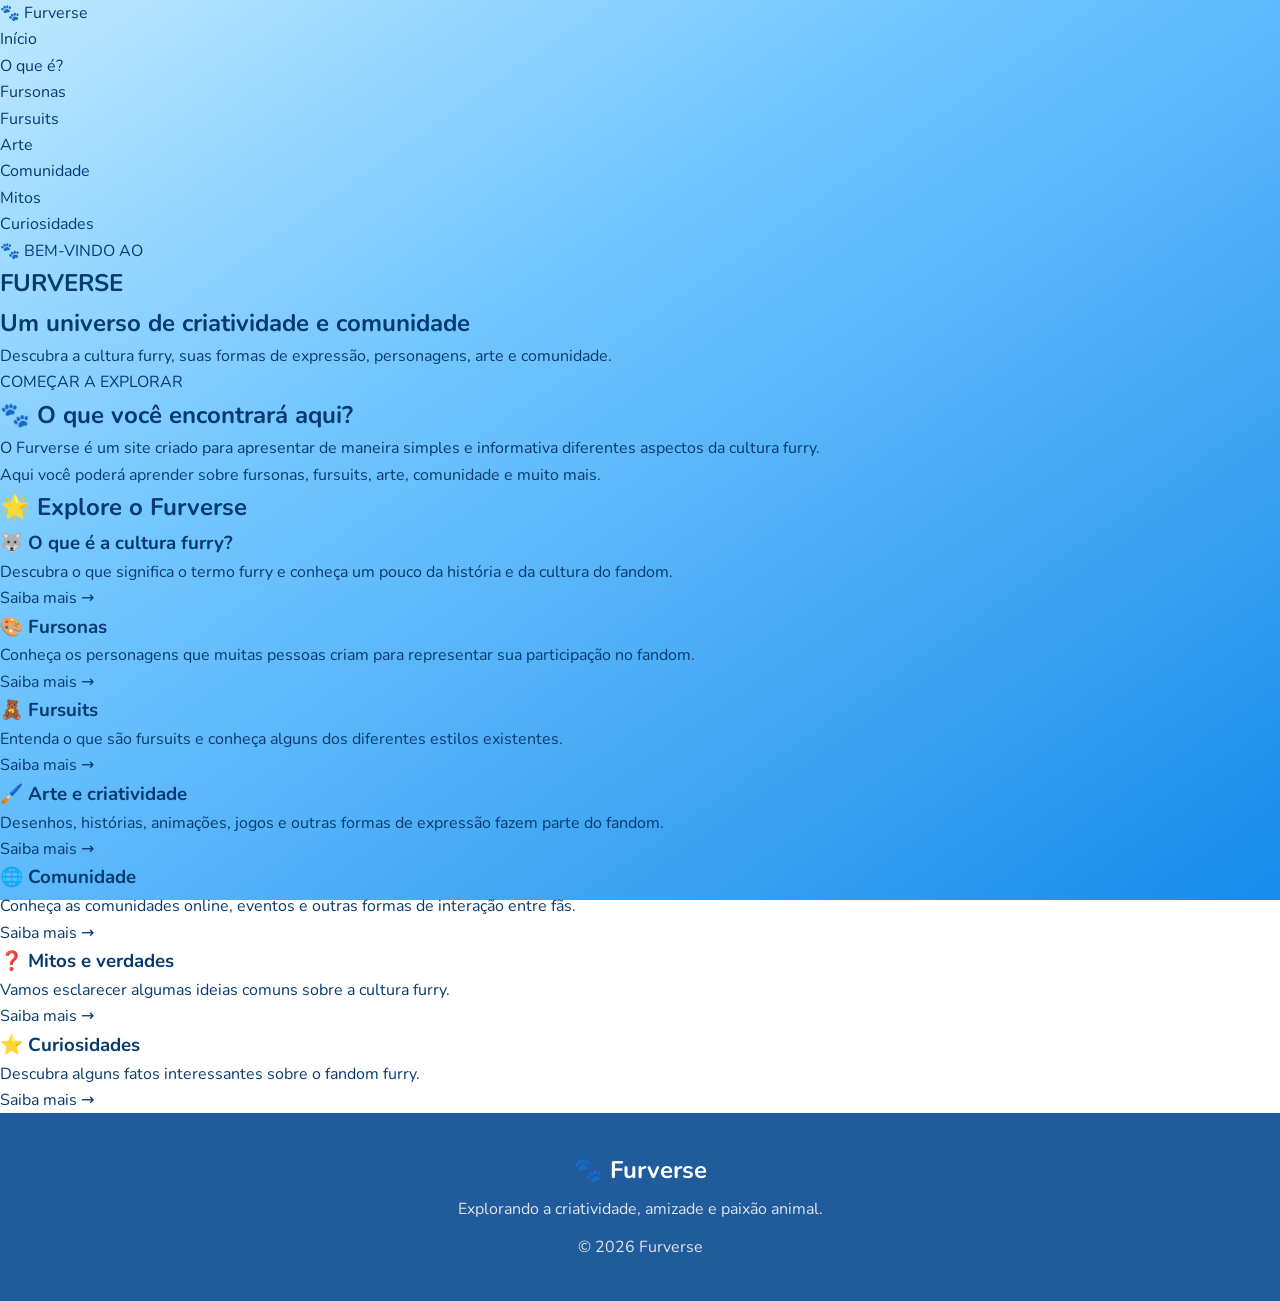
<file: Index.html>
<!DOCTYPE html>
<html lang="pt-br">

<head>

    <!-- Configurações básicas -->
    <meta charset="UTF-8">
    <meta name="viewport" content="width=device-width, initial-scale=1.0">

    <!-- Nome da página -->
    <title>Furverse - Universo Furry</title>

    <!-- Folha de estilo -->
    <link rel="stylesheet" href="style.css">

</head>


<body>


    <!-- =================================
         MENU DO SITE
    ================================== -->

    <header>

        <nav>

            <!-- Nome / Logo -->
            <div class="logo">
                🐾 Furverse
            </div>


            <!-- Links -->
            <ul>

                <li>
                    <a href="index.html">Início</a>
                </li>

                <li>
                    <a href="page1.html">O que é?</a>
                </li>

                <li>
                    <a href="page2.html">Fursonas</a>
                </li>

                <li>
                    <a href="page3.html">Fursuits</a>
                </li>

                <li>
                    <a href="page4.html">Arte</a>
                </li>

                <li>
                    <a href="page5.html">Comunidade</a>
                </li>

                <li>
                    <a href="page6.html">Mitos</a>
                </li>

                <li>
                    <a href="page7.html">Curiosidades</a>
                </li>

            </ul>

        </nav>

    </header>



    <!-- =================================
         CONTEÚDO PRINCIPAL
    ================================== -->

    <main>


        <!-- =================================
             BANNER PRINCIPAL
        ================================== -->

        <section id="inicio">

            <div>

                <p>🐾 BEM-VINDO AO</p>

                <h1>FURVERSE</h1>

                <h2>
                    Um universo de criatividade
                    e comunidade
                </h2>

                <p>
                    Descubra a cultura furry,
                    suas formas de expressão,
                    personagens, arte e comunidade.
                </p>


                <!-- Botão para começar -->
                <a href="page1.html">
                    COMEÇAR A EXPLORAR
                </a>

            </div>

        </section>



        <!-- =================================
             APRESENTAÇÃO
        ================================== -->

        <section>

            <h2>🐾 O que você encontrará aqui?</h2>

            <p>
                O Furverse é um site criado para apresentar
                de maneira simples e informativa diferentes
                aspectos da cultura furry.
            </p>

            <p>
                Aqui você poderá aprender sobre fursonas,
                fursuits, arte, comunidade e muito mais.
            </p>

        </section>



        <!-- =================================
             CARDS DE NAVEGAÇÃO
        ================================== -->

        <section>

            <h2>🌟 Explore o Furverse</h2>


            <!-- Cultura -->
            <article>

                <h3>🐺 O que é a cultura furry?</h3>

                <p>
                    Descubra o que significa o termo furry
                    e conheça um pouco da história e da
                    cultura do fandom.
                </p>

                <a href="page1.html">
                    Saiba mais →
                </a>

            </article>



            <!-- Fursonas -->
            <article>

                <h3>🎨 Fursonas</h3>

                <p>
                    Conheça os personagens que muitas pessoas
                    criam para representar sua participação
                    no fandom.
                </p>

                <a href="page2.html">
                    Saiba mais →
                </a>

            </article>



            <!-- Fursuits -->
            <article>

                <h3>🧸 Fursuits</h3>

                <p>
                    Entenda o que são fursuits e conheça
                    alguns dos diferentes estilos existentes.
                </p>

                <a href="page3.html">
                    Saiba mais →
                </a>

            </article>



            <!-- Arte -->
            <article>

                <h3>🖌️ Arte e criatividade</h3>

                <p>
                    Desenhos, histórias, animações, jogos
                    e outras formas de expressão fazem parte
                    do fandom.
                </p>

                <a href="page4.html">
                    Saiba mais →
                </a>

            </article>



            <!-- Comunidade -->
            <article>

                <h3>🌐 Comunidade</h3>

                <p>
                    Conheça as comunidades online, eventos
                    e outras formas de interação entre fãs.
                </p>

                <a href="page5.html">
                    Saiba mais →
                </a>

            </article>



            <!-- Mitos -->
            <article>

                <h3>❓ Mitos e verdades</h3>

                <p>
                    Vamos esclarecer algumas ideias comuns
                    sobre a cultura furry.
                </p>

                <a href="page6.html">
                    Saiba mais →
                </a>

            </article>



            <!-- Curiosidades -->
            <article>

                <h3>⭐ Curiosidades</h3>

                <p>
                    Descubra alguns fatos interessantes
                    sobre o fandom furry.
                </p>

                <a href="page7.html">
                    Saiba mais →
                </a>

            </article>

        </section>


    </main>



    <!-- =================================
         RODAPÉ
    ================================== -->

    <footer>

        <h2>🐾 Furverse</h2>

        <p>
            Explorando a criatividade,
            amizade e paixão animal.
        </p>

        <p>
            © 2026 Furverse
        </p>

    </footer>


</body>

</html>
</file>
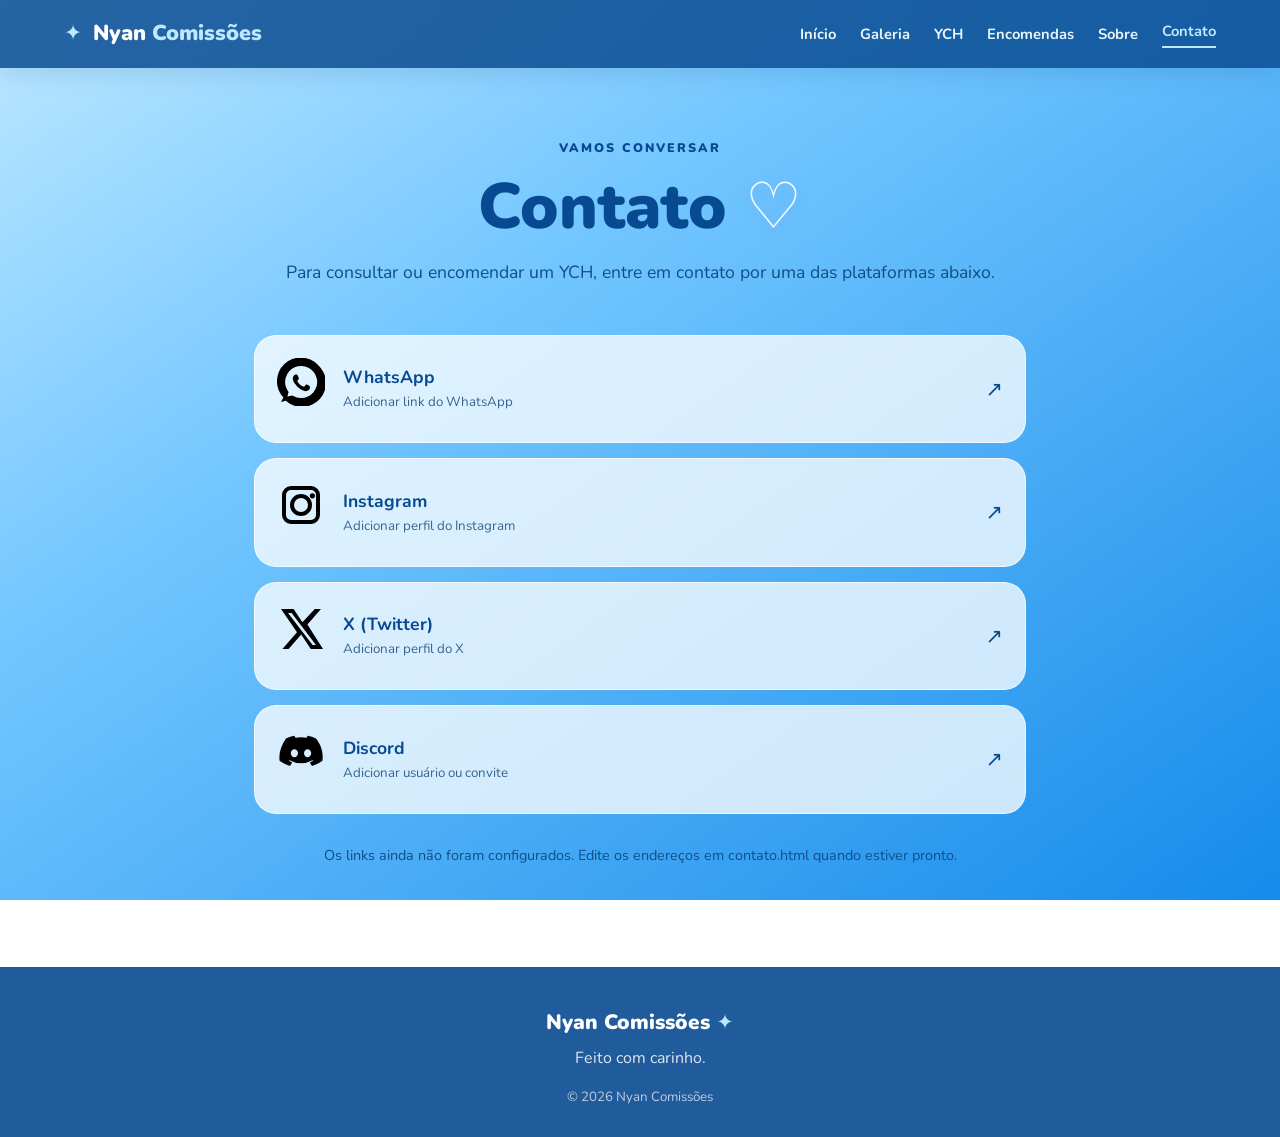
<file: contato.html>
<!DOCTYPE html><html lang="pt-BR"><head><meta charset="UTF-8"><meta name="viewport" content="width=device-width, initial-scale=1.0"><title>Contato | Nyan Comissões</title><link rel="stylesheet" href="style.css"><script src="script.js" defer></script></head><body><header class="site-header"><a class="brand" href="index.html"><span class="brand-mark">✦</span> Nyan <span>Comissões</span></a><button class="menu-toggle" aria-label="Abrir menu" aria-expanded="false">☰</button><nav class="nav-links"><a href="index.html">Início</a><a href="galeria.html">Galeria</a><a href="ych.html">YCH</a><a href="encomendas.html">Encomendas</a><a href="sobre.html">Sobre</a><a class="active" href="contato.html">Contato</a></nav></header><main class="page narrow"><div class="page-heading"><p class="eyebrow">VAMOS CONVERSAR</p><h1>Contato <span>♡</span></h1><p>Para consultar ou encomendar um YCH, entre em contato por uma das plataformas abaixo.</p></div><div class="contact-list"><a class="contact-card" href="#" data-contact="whatsapp"><span class="contact-icon whatsapp-icon"><svg viewBox="0 0 24 24" aria-hidden="true"><path d="M20.5 3.5A11.8 11.8 0 0 0 3.2 19.8L2 22l2.4-.6A11.8 11.8 0 0 0 20.5 3.5ZM12 20a8 8 0 0 1-4.1-1.1l-.3-.2-2.4.6.6-2.3-.2-.3A8 8 0 1 1 12 20Zm4.4-5.9c-.2-.1-1.3-.7-1.5-.8s-.4-.1-.5.1-.6.7-.7.8-.3.2-.5.1a6.3 6.3 0 0 1-1.8-1.1 7 7 0 0 1-1.2-1.5c-.1-.2 0-.3.1-.4l.4-.5c.1-.1.1-.2.2-.4s0-.3 0-.4-.5-1.2-.7-1.5-.3-.3-.5-.3h-.4c-.2 0-.4.1-.6.3s-.8.8-.8 1.9.8 2.1.9 2.2a8.9 8.9 0 0 0 3.4 3.3c.5.2.9.4 1.2.5.5.2 1 .2 1.4.1.4-.1 1.3-.5 1.5-1s.2-.9.2-1-.1-.2-.3-.3Z"/></svg></span><div><strong>WhatsApp</strong><small>Adicionar link do WhatsApp</small></div><span class="arrow">↗</span></a><a class="contact-card" href="#" data-contact="instagram"><span class="contact-icon instagram-icon"><svg viewBox="0 0 24 24" aria-hidden="true"><path d="M7 2.5h10A4.5 4.5 0 0 1 21.5 7v10a4.5 4.5 0 0 1-4.5 4.5H7A4.5 4.5 0 0 1 2.5 17V7A4.5 4.5 0 0 1 7 2.5Zm0 2A2.5 2.5 0 0 0 4.5 7v10A2.5 2.5 0 0 0 7 19.5h10a2.5 2.5 0 0 0 2.5-2.5V7A2.5 2.5 0 0 0 17 4.5Zm5 2a5.5 5.5 0 1 1-5.5 5.5A5.5 5.5 0 0 1 12 6.5Zm0 2a3.5 3.5 0 1 0 3.5 3.5A3.5 3.5 0 0 0 12 8.5Zm5.7-2.4a1.3 1.3 0 1 1-1.3 1.3 1.3 1.3 0 0 1 1.3-1.3Z"/></svg></span><div><strong>Instagram</strong><small>Adicionar perfil do Instagram</small></div><span class="arrow">↗</span></a><a class="contact-card" href="#" data-contact="x"><span class="contact-icon x-icon"><svg viewBox="0 0 24 24" aria-hidden="true"><path d="M18.9 2H22l-6.8 7.8L23 22h-6.1l-4.8-7.2L5.8 22H2.7l7.3-8.4L2 2h6.3l4.4 6.6L18.9 2Zm-1.1 18h1.7L7.3 4H5.5l12.3 16Z"/></svg></span><div><strong>X (Twitter)</strong><small>Adicionar perfil do X</small></div><span class="arrow">↗</span></a><a class="contact-card" href="#" data-contact="discord"><span class="contact-icon discord-icon"><svg viewBox="0 0 24 24" aria-hidden="true"><path d="M19.5 5.2a17 17 0 0 0-4.2-1.3l-.5 1a15 15 0 0 0-5.6 0l-.5-1A17 17 0 0 0 4.5 5.2C1.9 9 .8 12.7 1.3 16.4a17 17 0 0 0 5.2 2.6l1.1-1.8-1.7-.8.4-.3a12 12 0 0 0 11.4 0l.4.3-1.7.8 1.1 1.8a17 17 0 0 0 5.2-2.6c.6-4.3-.7-8-3.2-11.2ZM8.7 14.6c-1 0-1.8-.9-1.8-2s.8-2 1.8-2 1.8.9 1.8 2-.8 2-1.8 2Zm6.6 0c-1 0-1.8-.9-1.8-2s.8-2 1.8-2 1.8.9 1.8 2-.8 2-1.8 2Z"/></svg></span><div><strong>Discord</strong><small>Adicionar usuário ou convite</small></div><span class="arrow">↗</span></a></div><p class="hint">Os links ainda não foram configurados. Edite os endereços em contato.html quando estiver pronto.</p></main><footer><div class="footer-brand">Nyan Comissões <span>✦</span></div><p>Feito com carinho.</p><small>© <span id="year"></span> Nyan Comissões</small></footer></body></html>
</file>
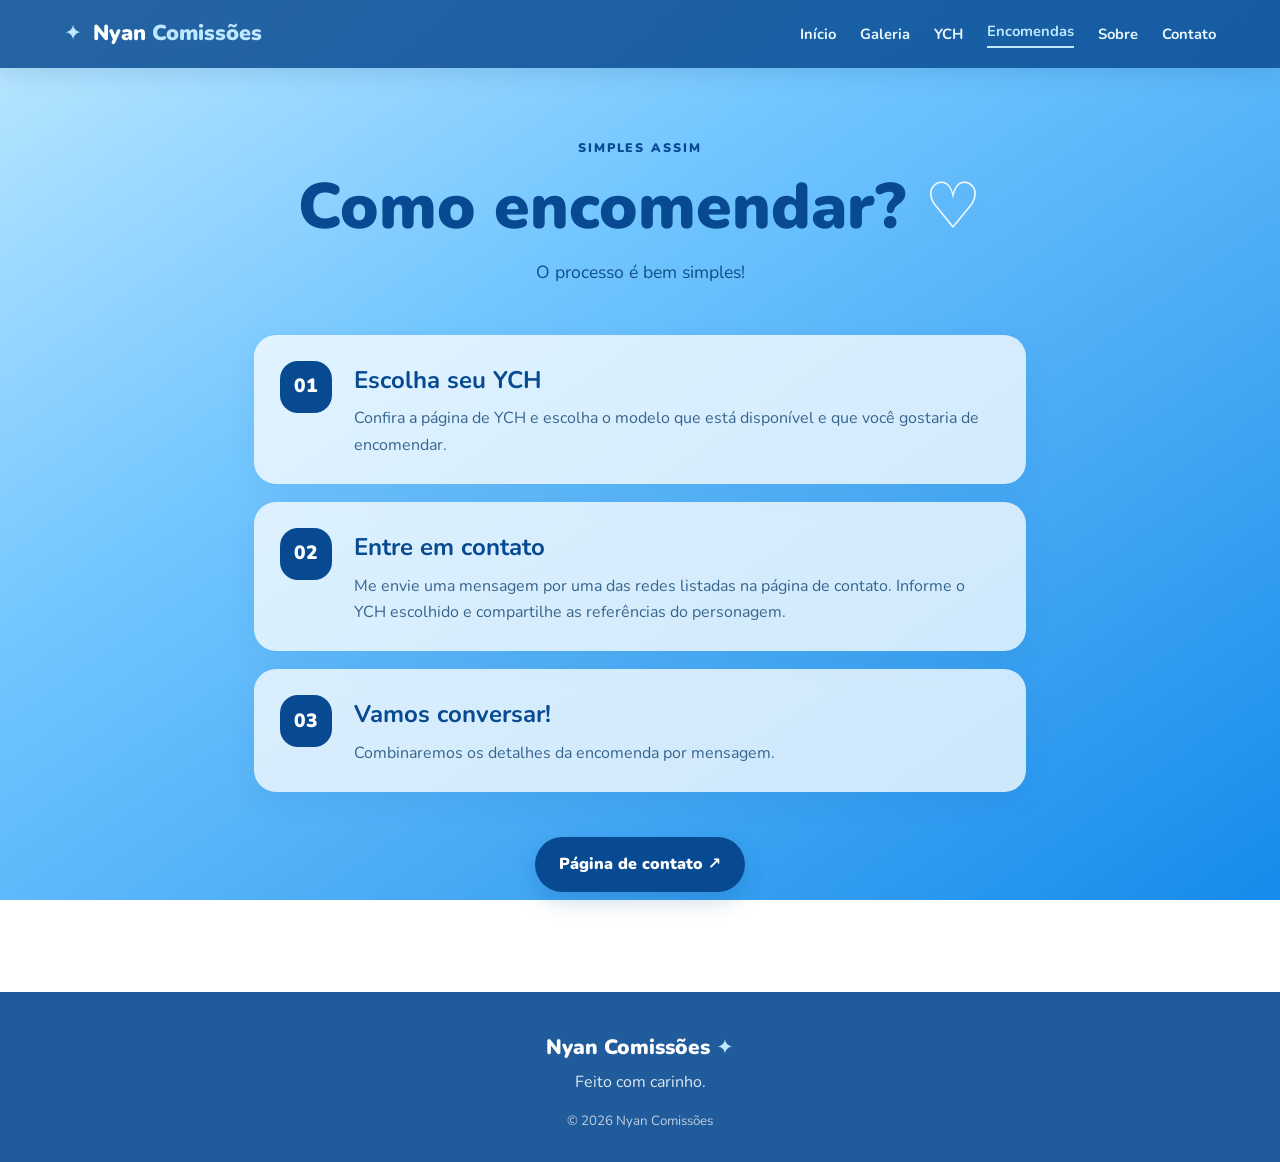
<file: encomendas.html>
<!DOCTYPE html><html lang="pt-BR"><head><meta charset="UTF-8"><meta name="viewport" content="width=device-width, initial-scale=1.0"><title>Como encomendar | Nyan Comissões</title><link rel="stylesheet" href="style.css"><script src="script.js" defer></script></head><body><header class="site-header"><a class="brand" href="index.html"><span class="brand-mark">✦</span> Nyan <span>Comissões</span></a><button class="menu-toggle" aria-label="Abrir menu" aria-expanded="false">☰</button><nav class="nav-links"><a href="index.html">Início</a><a href="galeria.html">Galeria</a><a href="ych.html">YCH</a><a class="active" href="encomendas.html">Encomendas</a><a href="sobre.html">Sobre</a><a href="contato.html">Contato</a></nav></header><main class="page narrow"><div class="page-heading"><p class="eyebrow">SIMPLES ASSIM</p><h1>Como encomendar? <span>♡</span></h1><p>O processo é bem simples!</p></div><article class="step-card"><span class="step-number">01</span><div><h2>Escolha seu YCH</h2><p>Confira a página de YCH e escolha o modelo que está disponível e que você gostaria de encomendar.</p></div></article><article class="step-card"><span class="step-number">02</span><div><h2>Entre em contato</h2><p>Me envie uma mensagem por uma das redes listadas na página de contato. Informe o YCH escolhido e compartilhe as referências do personagem.</p></div></article><article class="step-card"><span class="step-number">03</span><div><h2>Vamos conversar!</h2><p>Combinaremos os detalhes da encomenda por mensagem.</p></div></article><div class="center-cta"><a class="button primary" href="contato.html">Página de contato ↗</a></div></main><footer><div class="footer-brand">Nyan Comissões <span>✦</span></div><p>Feito com carinho.</p><small>© <span id="year"></span> Nyan Comissões</small></footer></body></html>
</file>
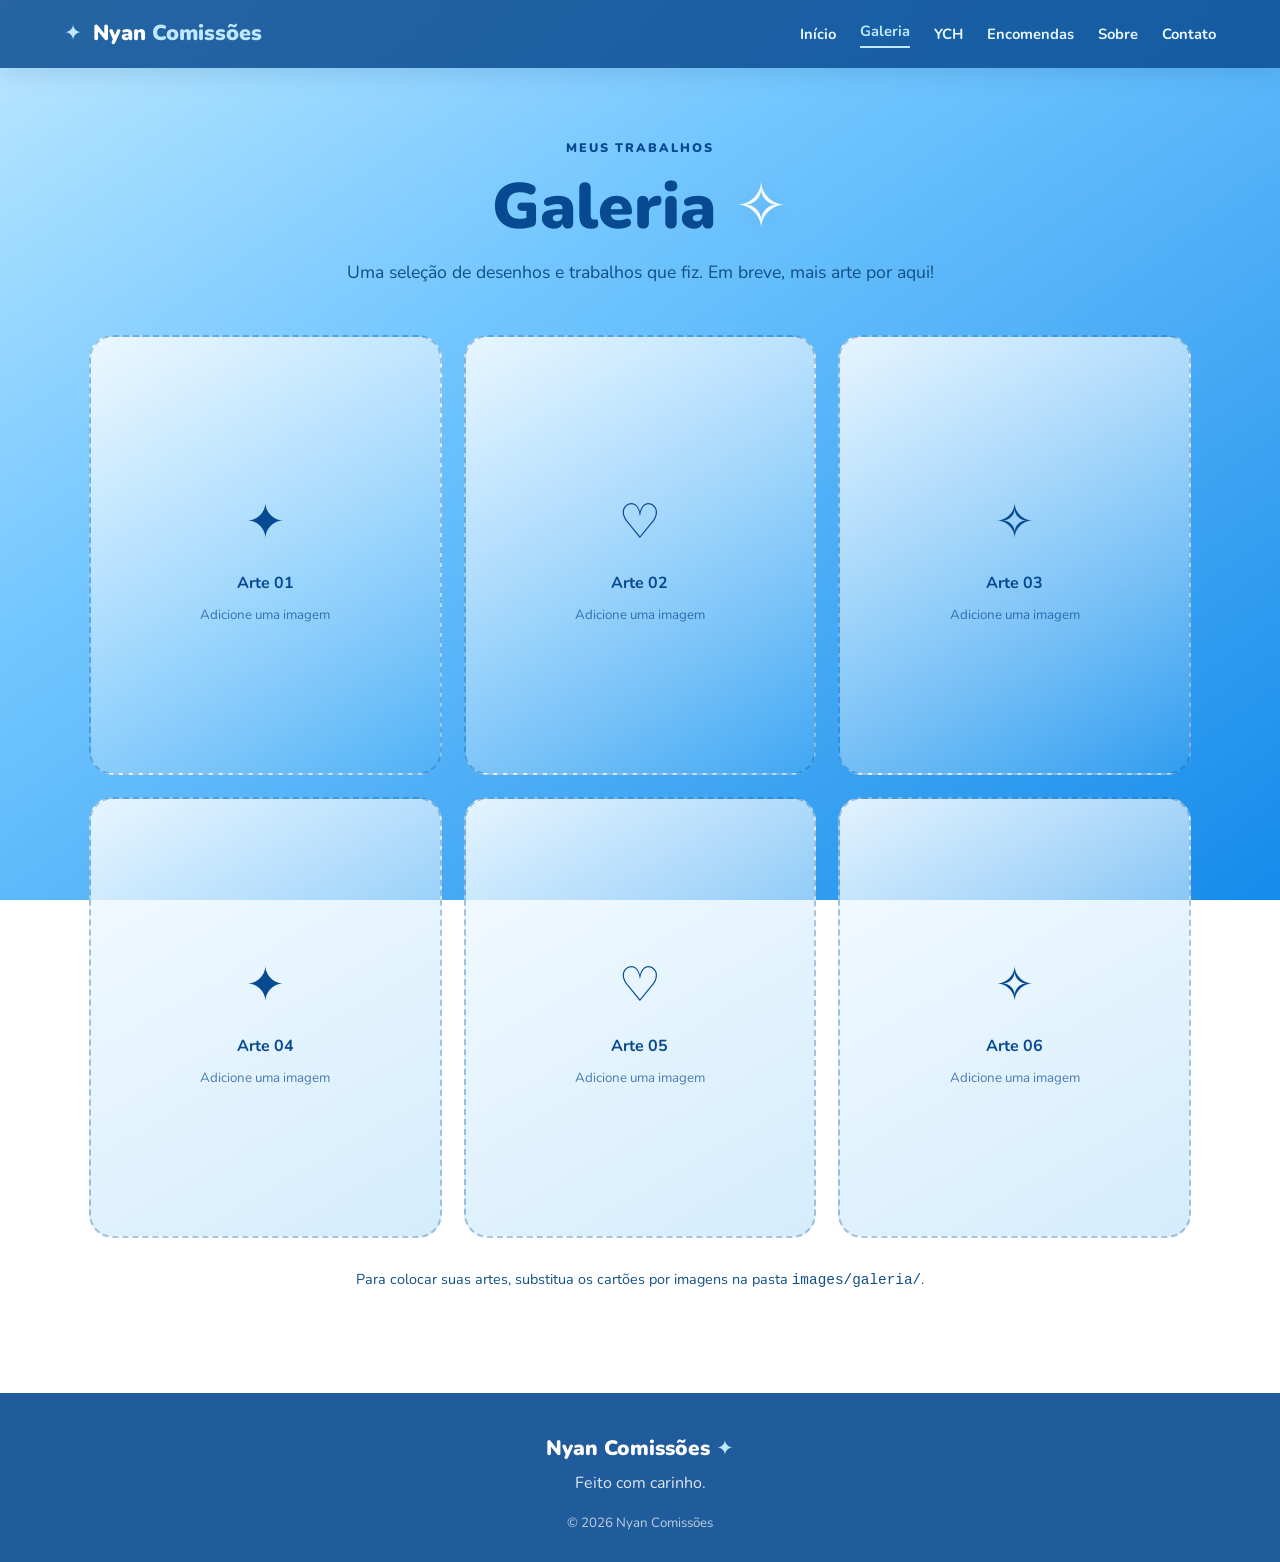
<file: galeria.html>
<!DOCTYPE html><html lang="pt-BR"><head><meta charset="UTF-8"><meta name="viewport" content="width=device-width, initial-scale=1.0"><title>Galeria | Nyan Comissões</title><link rel="stylesheet" href="style.css"><script src="script.js" defer></script></head><body><header class="site-header"><a class="brand" href="index.html"><span class="brand-mark">✦</span> Nyan <span>Comissões</span></a><button class="menu-toggle" aria-label="Abrir menu" aria-expanded="false">☰</button><nav class="nav-links"><a href="index.html">Início</a><a class="active" href="galeria.html">Galeria</a><a href="ych.html">YCH</a><a href="encomendas.html">Encomendas</a><a href="sobre.html">Sobre</a><a href="contato.html">Contato</a></nav></header><main class="page"><div class="page-heading"><p class="eyebrow">MEUS TRABALHOS</p><h1>Galeria <span>✧</span></h1><p>Uma seleção de desenhos e trabalhos que fiz. Em breve, mais arte por aqui!</p></div><div class="gallery-grid"><div class="gallery-placeholder"><span>✦</span><strong>Arte 01</strong><small>Adicione uma imagem</small></div><div class="gallery-placeholder"><span>♡</span><strong>Arte 02</strong><small>Adicione uma imagem</small></div><div class="gallery-placeholder"><span>✧</span><strong>Arte 03</strong><small>Adicione uma imagem</small></div><div class="gallery-placeholder"><span>✦</span><strong>Arte 04</strong><small>Adicione uma imagem</small></div><div class="gallery-placeholder"><span>♡</span><strong>Arte 05</strong><small>Adicione uma imagem</small></div><div class="gallery-placeholder"><span>✧</span><strong>Arte 06</strong><small>Adicione uma imagem</small></div></div><p class="hint">Para colocar suas artes, substitua os cartões por imagens na pasta <code>images/galeria/</code>.</p></main><footer><div class="footer-brand">Nyan Comissões <span>✦</span></div><p>Feito com carinho.</p><small>© <span id="year"></span> Nyan Comissões</small></footer></body></html>
</file>
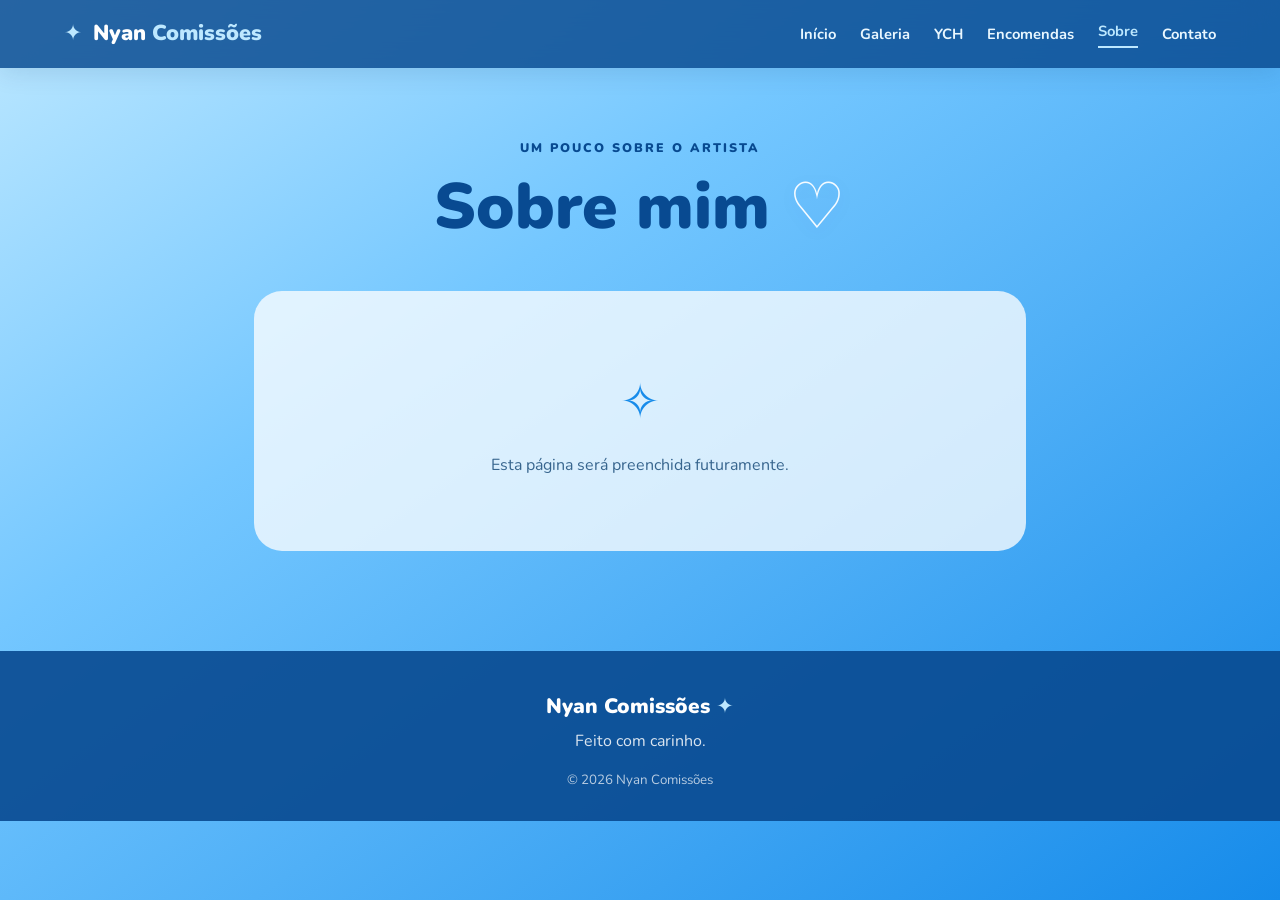
<file: sobre.html>
<!DOCTYPE html><html lang="pt-BR"><head><meta charset="UTF-8"><meta name="viewport" content="width=device-width, initial-scale=1.0"><title>Sobre | Nyan Comissões</title><link rel="stylesheet" href="style.css"><script src="script.js" defer></script></head><body><header class="site-header"><a class="brand" href="index.html"><span class="brand-mark">✦</span> Nyan <span>Comissões</span></a><button class="menu-toggle" aria-label="Abrir menu" aria-expanded="false">☰</button><nav class="nav-links"><a href="index.html">Início</a><a href="galeria.html">Galeria</a><a href="ych.html">YCH</a><a href="encomendas.html">Encomendas</a><a class="active" href="sobre.html">Sobre</a><a href="contato.html">Contato</a></nav></header><main class="page narrow"><div class="page-heading"><p class="eyebrow">UM POUCO SOBRE O ARTISTA</p><h1>Sobre mim <span>♡</span></h1></div><section class="empty-about" aria-label="Espaço reservado para a apresentação"><span>✧</span><p>Esta página será preenchida futuramente.</p></section></main><footer><div class="footer-brand">Nyan Comissões <span>✦</span></div><p>Feito com carinho.</p><small>© <span id="year"></span> Nyan Comissões</small></footer></body></html>
</file>
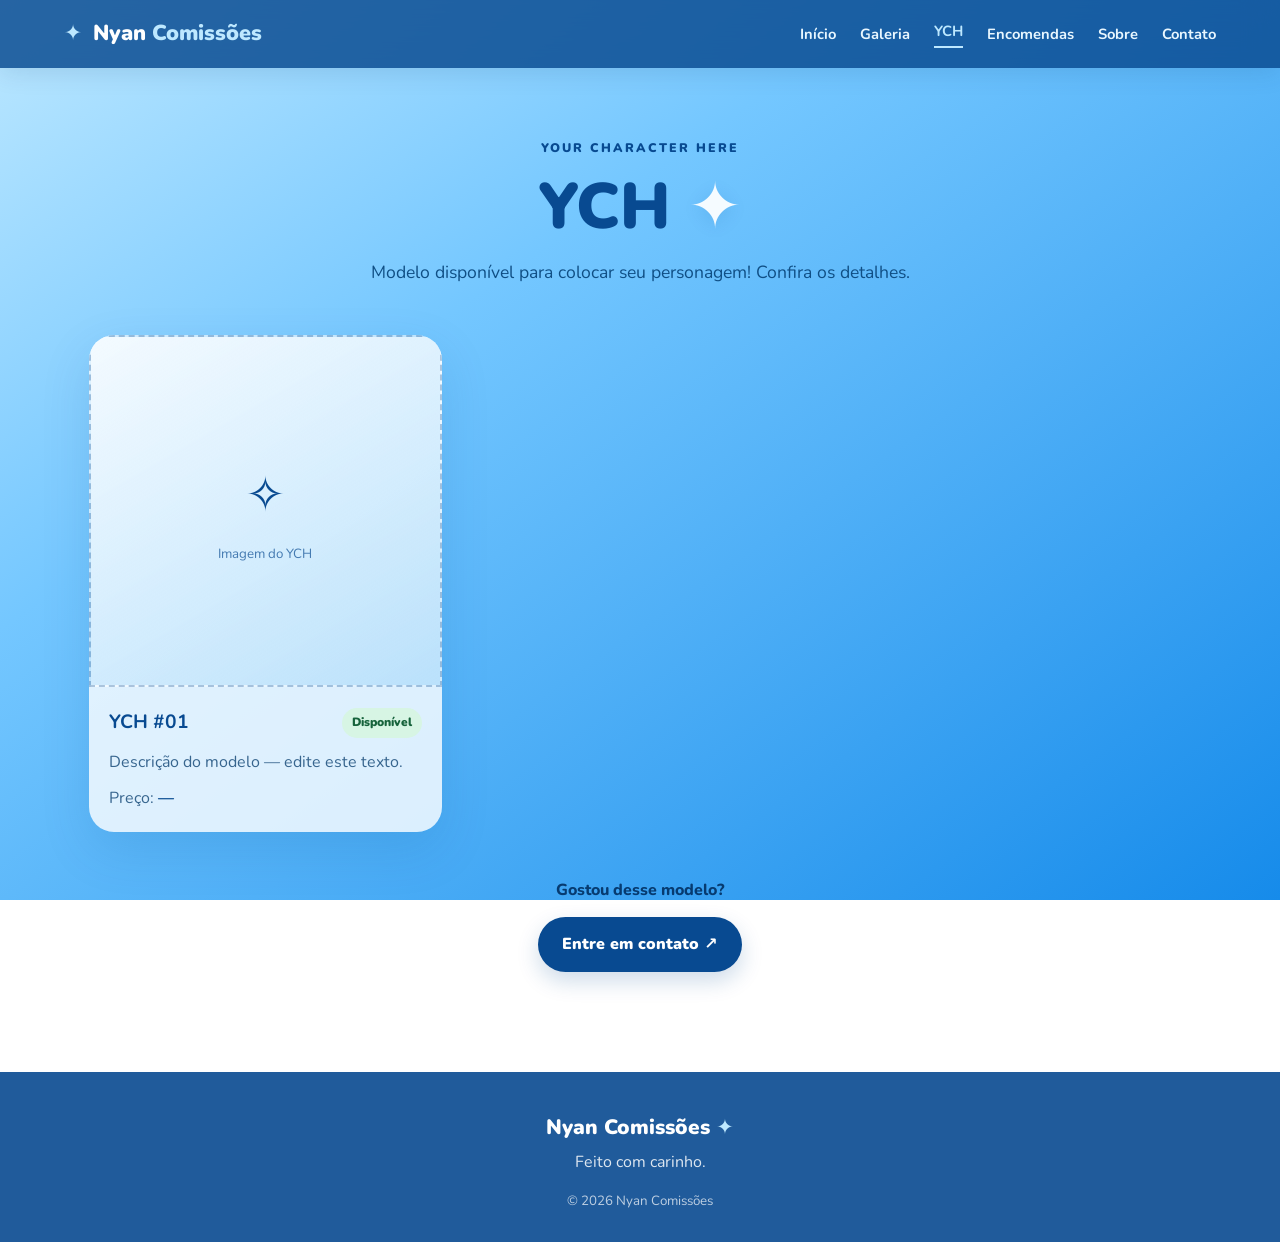
<file: ych.html>
<!DOCTYPE html><html lang="pt-BR"><head><meta charset="UTF-8"><meta name="viewport" content="width=device-width, initial-scale=1.0"><title>YCH | Nyan Comissões</title><link rel="stylesheet" href="style.css"><script src="script.js" defer></script></head><body><header class="site-header"><a class="brand" href="index.html"><span class="brand-mark">✦</span> Nyan <span>Comissões</span></a><button class="menu-toggle" aria-label="Abrir menu" aria-expanded="false">☰</button><nav class="nav-links"><a href="index.html">Início</a><a href="galeria.html">Galeria</a><a class="active" href="ych.html">YCH</a><a href="encomendas.html">Encomendas</a><a href="sobre.html">Sobre</a><a href="contato.html">Contato</a></nav></header><main class="page"><div class="page-heading"><p class="eyebrow">YOUR CHARACTER HERE</p><h1>YCH <span>✦</span></h1><p>Modelo disponível para colocar seu personagem! Confira os detalhes.</p></div><div class="ych-grid single-ych"><article class="ych-card"><div class="ych-image"><span>✧</span><small>Imagem do YCH</small></div><div class="ych-info"><div class="ych-title"><h2>YCH #01</h2><span class="status open">Disponível</span></div><p>Descrição do modelo — edite este texto.</p><p class="price">Preço: <strong>—</strong></p></div></article></div><div class="center-cta"><p>Gostou desse modelo?</p><a class="button primary" href="contato.html">Entre em contato ↗</a></div></main><footer><div class="footer-brand">Nyan Comissões <span>✦</span></div><p>Feito com carinho.</p><small>© <span id="year"></span> Nyan Comissões</small></footer></body></html>
</file>
<file: style.css>
@import url('https://fonts.googleapis.com/css2?family=Nunito:wght@400;500;600;700;800;900&display=swap');
:root{--sky:#BDE8FF;--mid:#52B5F5;--bright:#168BEA;--blue:#126AC2;--deep:#084A91;--white:#F5FBFF;--ink:#073b70;--glass:rgba(255,255,255,.76);--shadow:0 18px 50px rgba(8,74,145,.13)}*{box-sizing:border-box;margin:0;padding:0}html{scroll-behavior:smooth}body{font-family:'Nunito',system-ui,sans-serif;color:var(--ink);background:linear-gradient(145deg,#BDE8FF 0%,#74C7FF 35%,#168BEA 100%);background-attachment:fixed;min-height:100vh;line-height:1.65}a{color:inherit;text-decoration:none}.site-header{position:sticky;top:0;z-index:10;padding:16px clamp(18px,5vw,70px);display:flex;justify-content:space-between;align-items:center;gap:20px;background:rgba(8,74,145,.83);backdrop-filter:blur(16px);color:#fff;box-shadow:0 5px 25px rgba(4,46,100,.12)}.brand{font-size:1.35rem;font-weight:900;white-space:nowrap}.brand span:not(.brand-mark){color:#BDE8FF}.brand-mark{color:#BDE8FF;margin-right:5px}.nav-links{display:flex;align-items:center;gap:clamp(10px,2vw,24px)}.nav-links a{font-weight:700;font-size:.92rem;color:#e9f7ff;transition:.2s}.nav-links a:hover,.nav-links a.active{color:#BDE8FF}.nav-links a.active{border-bottom:2px solid #BDE8FF;padding-bottom:3px}.menu-toggle{display:none;border:0;background:transparent;color:white;font-size:1.5rem}.hero{max-width:1200px;margin:auto;padding:clamp(50px,8vw,110px) 24px;min-height:76vh;display:grid;grid-template-columns:1.1fr .9fr;align-items:center;gap:60px}.hero-copy{max-width:600px}.eyebrow{letter-spacing:.16em;font-weight:900;font-size:.78rem;color:var(--deep);margin-bottom:14px}.hero h1{font-size:clamp(3rem,7vw,6.2rem);line-height:1.04;color:#063b78;font-weight:900;letter-spacing:-.04em}.hero h1 span,.page-heading h1 span{color:var(--white);text-shadow:0 4px 18px rgba(8,74,145,.13)}.lead{font-size:1.18rem;max-width:500px;margin:24px 0;color:#073b70}.hero-actions{display:flex;gap:12px;flex-wrap:wrap}.button{display:inline-flex;align-items:center;justify-content:center;gap:12px;padding:13px 23px;border-radius:999px;font-weight:900;transition:.25s;border:1px solid transparent}.button:hover{transform:translateY(-3px)}.primary{background:var(--deep);color:white;box-shadow:0 9px 22px rgba(8,74,145,.2)}.primary:hover{background:#063b78}.ghost{background:rgba(255,255,255,.4);border-color:rgba(8,74,145,.25);color:var(--deep)}.hero-art{position:relative;display:flex;flex-direction:column;align-items:center;justify-content:center;gap:18px} .pfp-contact{margin-top:2px;align-self:center;}.footer-nav{flex-wrap:wrap;gap:14px 22px}.footer-nav a{color:#e9f7ff;font-weight:800}.footer-nav a:hover{color:var(--sky)}.art-frame{width:min(100%,420px);aspect-ratio:1/1;border-radius:40px;overflow:hidden;background:linear-gradient(135deg,rgba(255,255,255,.75),rgba(82,181,245,.3));border:5px solid rgba(255,255,255,.65);box-shadow:var(--shadow);position:relative}.art-frame img{width:100%;height:100%;object-fit:cover}.image-fallback{position:absolute;inset:0;display:none;place-content:center;text-align:center;gap:8px;color:var(--deep);background:radial-gradient(circle at 30% 25%,white,transparent 65%)}.image-fallback span{font-size:4rem}.image-fallback small{font-family:monospace}.float-note{position:absolute;bottom:-20px;right:5%;background:white;padding:12px 20px;border-radius:20px;font-weight:800;color:var(--deep);box-shadow:var(--shadow);transform:rotate(3deg)}.quick-links{max-width:1200px;margin:0 auto 80px;padding:0 24px;display:grid;grid-template-columns:repeat(3,1fr);gap:20px}.quick-card{background:rgba(245,251,255,.8);border:1px solid rgba(255,255,255,.7);border-radius:25px;padding:30px;box-shadow:0 10px 30px rgba(8,74,145,.08);transition:.25s}.quick-card:hover{transform:translateY(-6px);background:white}.quick-icon{font-size:2rem;color:var(--bright)}.quick-card h2{font-size:1.35rem;margin:8px 0;color:var(--deep)}.quick-card p{color:#37658e}.page{max-width:1150px;margin:auto;padding:70px 24px 100px}.narrow{max-width:820px}.page-heading{text-align:center;max-width:750px;margin:0 auto 48px}.page-heading h1{font-size:clamp(2.5rem,5vw,4rem);line-height:1.1;color:var(--deep);font-weight:900}.page-heading p:not(.eyebrow){margin-top:15px;font-size:1.1rem;color:#104f85}.gallery-grid,.ych-grid{display:grid;grid-template-columns:repeat(3,1fr);gap:22px}.gallery-placeholder,.ych-image{aspect-ratio:4/5;border-radius:24px;background:linear-gradient(150deg,rgba(245,251,255,.9),rgba(82,181,245,.25));border:2px dashed rgba(8,74,145,.3);display:flex;flex-direction:column;align-items:center;justify-content:center;text-align:center;color:var(--deep);gap:8px}.gallery-placeholder span,.ych-image span{font-size:3rem}.gallery-placeholder small,.ych-image small{opacity:.7}.hint{margin:30px 0 0;text-align:center;font-size:.9rem;color:#104f85}.ych-card{overflow:hidden;background:rgba(245,251,255,.85);border-radius:25px;box-shadow:var(--shadow)}.ych-image{border-radius:0;aspect-ratio:1/1}.ych-info{padding:20px}.ych-title{display:flex;align-items:center;justify-content:space-between;gap:10px}.ych-title h2{color:var(--deep);font-size:1.2rem}.status{font-size:.75rem;font-weight:900;padding:5px 10px;border-radius:20px}.status.open{background:#d7f5e4;color:#17633c}.status.closed{background:#e1e8f0;color:#586d80}.ych-info p{margin-top:10px;color:#37658e}.price strong{color:var(--deep)}.center-cta{text-align:center;margin-top:45px}.center-cta p{font-weight:800;margin-bottom:14px}.step-card{display:flex;gap:22px;align-items:flex-start;background:var(--glass);border-radius:22px;padding:26px;margin:18px 0;box-shadow:0 10px 30px rgba(8,74,145,.07)}.step-number{display:grid;place-items:center;min-width:52px;height:52px;background:var(--deep);color:white;border-radius:18px;font-weight:900;font-size:1.2rem}.step-card h2{color:var(--deep);margin-bottom:5px}.step-card p{color:#37658e}.empty-about{min-height:260px;background:var(--glass);border-radius:28px;display:grid;place-content:center;text-align:center;gap:10px;color:#37658e}.empty-about span{font-size:3rem;color:var(--bright)}.contact-list{display:grid;gap:15px}.contact-card{display:flex;align-items:center;gap:18px;padding:22px;background:var(--glass);border:1px solid rgba(255,255,255,.7);border-radius:22px;transition:.2s}.contact-card:hover{background:white;transform:translateX(5px)}.contact-icon{font-size:1.8rem;color:var(--deep);width:48px;text-align:center}.contact-card div{display:flex;flex-direction:column}.contact-card strong{font-size:1.1rem;color:var(--deep)}.contact-card small{color:#37658e}.arrow{margin-left:auto;color:var(--deep);font-size:1.3rem}footer{text-align:center;padding:38px 20px 28px;background:rgba(8,74,145,.9);color:white}footer p{opacity:.85;margin:5px 0 12px}.footer-brand{font-size:1.3rem;font-weight:900}.footer-brand span{color:var(--sky)}.footer-links{display:flex;justify-content:center;gap:20px;margin:12px 0}footer small{opacity:.7}@media(max-width:900px){.hero{gap:30px}.quick-links{grid-template-columns:1fr}.gallery-grid,.ych-grid{grid-template-columns:repeat(2,1fr)}}@media(max-width:700px){.float-note{position:static;transform:none;margin-top:4px;align-self:center}.pfp-contact{margin-bottom:6px}.hero-art{gap:14px}.site-header{flex-wrap:wrap}.menu-toggle{display:block}.nav-links{display:none;flex-basis:100%;flex-direction:column;align-items:flex-start;padding:10px 0 5px}.nav-links.open{display:flex}.hero{grid-template-columns:1fr;text-align:center;padding-top:55px}.hero-copy{margin:auto}.lead{margin-left:auto;margin-right:auto}.hero-actions{justify-content:center}.hero-art{margin:20px auto 35px;width:100%}.art-frame{width:min(100%,340px)}.gallery-grid,.ych-grid{grid-template-columns:1fr}.page{padding-top:50px}.step-card{padding:20px}}
</file>
